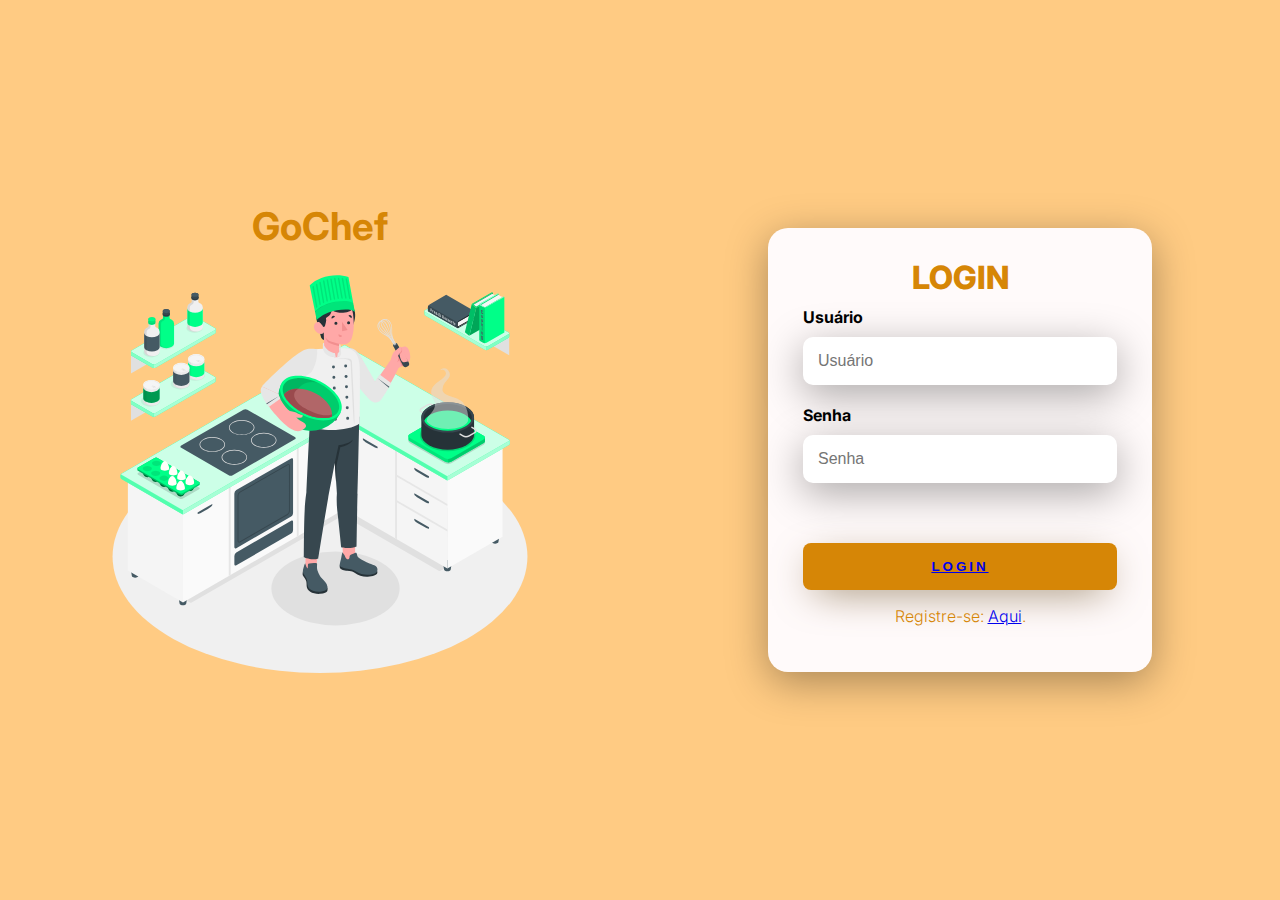
<file: index.htm>
<html lang="pt-br">
<head>
    <meta charset="UTF-8">
    <meta http-equiv="X-UA-Compatible" content="IE=edge">
    <meta name="viewport" content="width=device-width, initial-scale=1.0">
    <link rel="stylesheet" href="css/style.css">
    <title>Login</title>
</head>
<body>
    <div class="main-login">

        <div class="left-login">
            <h1>GoChef</h1>
            <img src="img/chef-animate.svg" alt="Chef animação" class="left-login-image">
        </div>
        <div class="rigth-login">
            <div class="card-login">
                <h1>LOGIN</h1>
                <div class="textfild">
                  
                    <label for="usuario">Usuário</label>
                    <input type="text" name="usuario" placeholder="Usuário">
                    
                </div>
                <div class="textfild">

                    <label for="usuario">Senha</label>
                    <input type="password" name="senha" placeholder="Senha">

                </div>
                <button class="btn-login"><a href="home/index.html">Login</a></button>
                <p>Registre-se: <a href="formulario_registro/index.html" target="_blank" rel="noopener noreferrer">Aqui</a>.</p>

            </div>

        </div>

    </div>
</body>
</html>
</file>
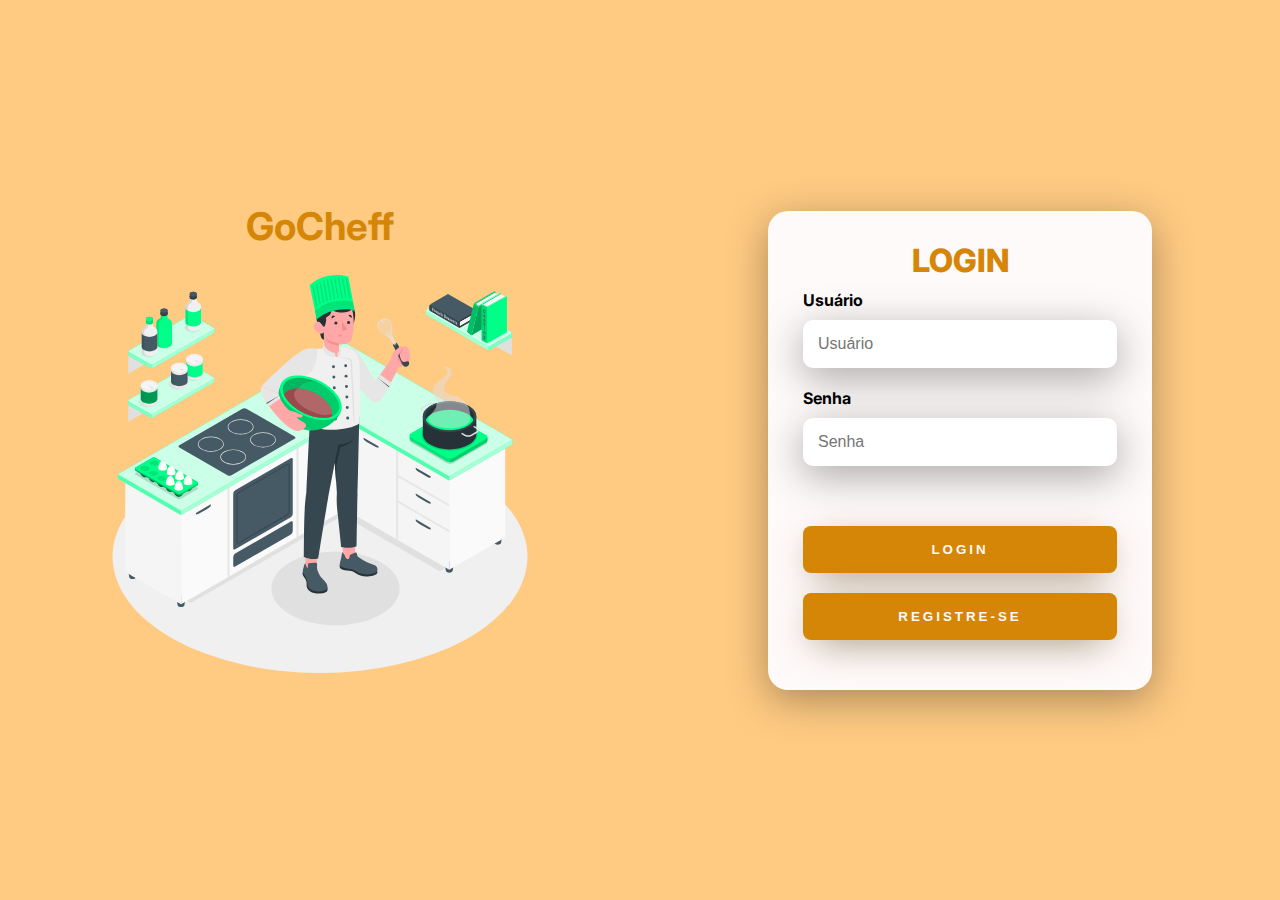
<file: index.html>
<html lang="pt-br">
<head>
    <meta charset="UTF-8">
    <meta http-equiv="X-UA-Compatible" content="IE=edge">
    <meta name="viewport" content="width=device-width, initial-scale=1.0">
    <link rel="stylesheet" href="css/style.css">
    <title>Login</title>
</head>
<body>
    <div class="main-login">

        <div class="left-login">
            <h1>GoCheff</h1>
            <img src="img/chef-animate.svg" alt="Chef animação" class="left-login-image">
        </div>
        <div class="rigth-login">
            <div class="card-login">
                <h1>LOGIN</h1>
                <div class="textfild">
                  
                    <label for="usuario">Usuário</label>
                    <input type="text" name="usuario" placeholder="Usuário">
                    
                </div>
                <div class="textfild">

                    <label for="usuario">Senha</label>
                    <input type="password" name="senha" placeholder="Senha">

                </div>

                <input class="btn-login" id="btnbuscar" type="button" value="Login"><br>
                <script src="index.js"></script>

                <input class="btn-registro" id="btnregistro" type="button" value="Registre-se"><br>
                <script src="index.js"></script>

            </div>

        </div>

    </div>
</body>
</html>
</file>
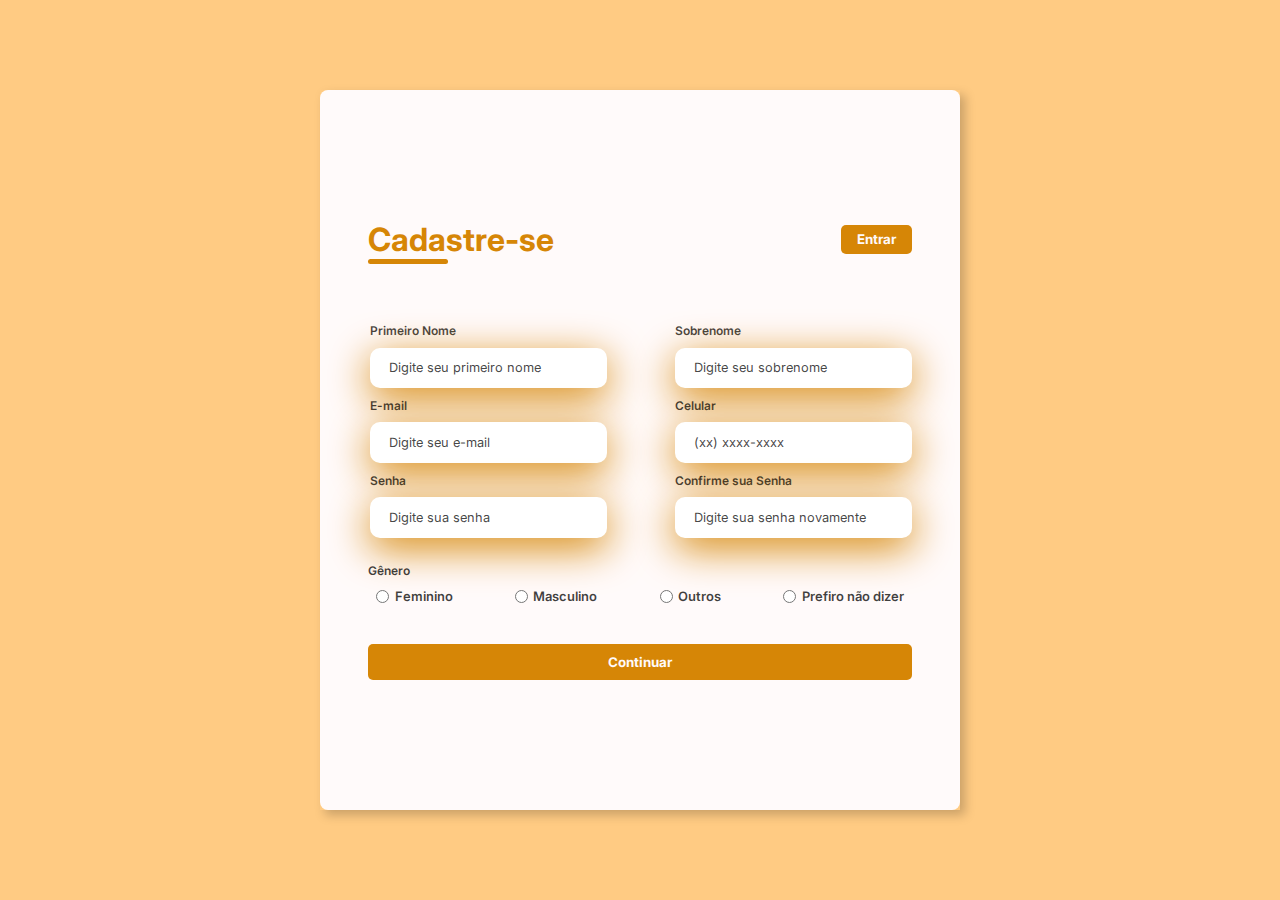
<file: formulario_registro/index.html>
<!DOCTYPE html>
<html lang="pt-br">

<head>
    <meta charset="UTF-8">
    <meta http-equiv="X-UA-Compatible" content="IE=edge">
    <meta name="viewport" content="width=device-width, initial-scale=1.0">
    <link rel="stylesheet" href="css/style.css">
    <title>Formulário</title>
</head>

<body>
    <div class="container">
        <div class="form-image">
            <img src="img/Logo_principal.png" alt="">
        </div>
        <div class="form">
            <form action="#">
                <div class="form-header">
                    <div class="title">
                        <h1>Cadastre-se</h1>
                    </div>

                    <div class="login-button">
                        <input type="button" id="btnentrar" value="Entrar">
                        </div>
                </div>

                <div class="input-group">
                    <div class="input-box">
                    <label for="firstname">Primeiro Nome</label>
                        <input id="firstname" type="text" name="firstname" placeholder="Digite seu primeiro nome" required>
                    </div>

                    <div class="input-box">
                        <label for="lastname">Sobrenome</label>
                        <input id="lastname" type="text" name="lastname" placeholder="Digite seu sobrenome" required>
                    </div>
                    <div class="input-box">
                        <label for="email">E-mail</label>
                        <input id="email" type="email" name="email" placeholder="Digite seu e-mail" required>
                    </div>

                    <div class="input-box">
                        <label for="number">Celular</label>
                        <input id="number" type="tel" name="number" placeholder="(xx) xxxx-xxxx" required>
                    </div>

                    <div class="input-box">
                        <label for="password">Senha</label>
                        <input id="password" type="password" name="password" placeholder="Digite sua senha" required>
                    </div>


                    <div class="input-box">
                        <label for="confirmpassword">Confirme sua Senha</label>
                        <input id="confirmpassword" type="password" name="confirmpassword" placeholder="Digite sua senha novamente" required>
                    </div>

                </div>

                <div class="gender-inputs">
                    <div class="gender-title">
                        <h6>Gênero</h6>
                    </div>

                    <div class="gender-group">
                        <div class="gender-input">
                            <input id="female" type="radio" name="gender">
                            <label for="female">Feminino</label>
                        </div>

                        <div class="gender-input">
                            <input id="male" type="radio" name="gender">
                            <label for="male">Masculino</label>
                        </div>

                        <div class="gender-input">
                            <input id="others" type="radio" name="gender">
                            <label for="others">Outros</label>
                        </div>

                        <div class="gender-input">
                            <input id="none" type="radio" name="gender">
                            <label for="none">Prefiro não dizer</label>
                        </div>
                    </div>
                </div>
                <div class="continue-button">
                <input type="button" id="btncontinue" value="Continuar">
                </div>
            </form>
        </div>
    </div>
    <script src="index_formulario.js"></script>
</body>

</html>
</file>
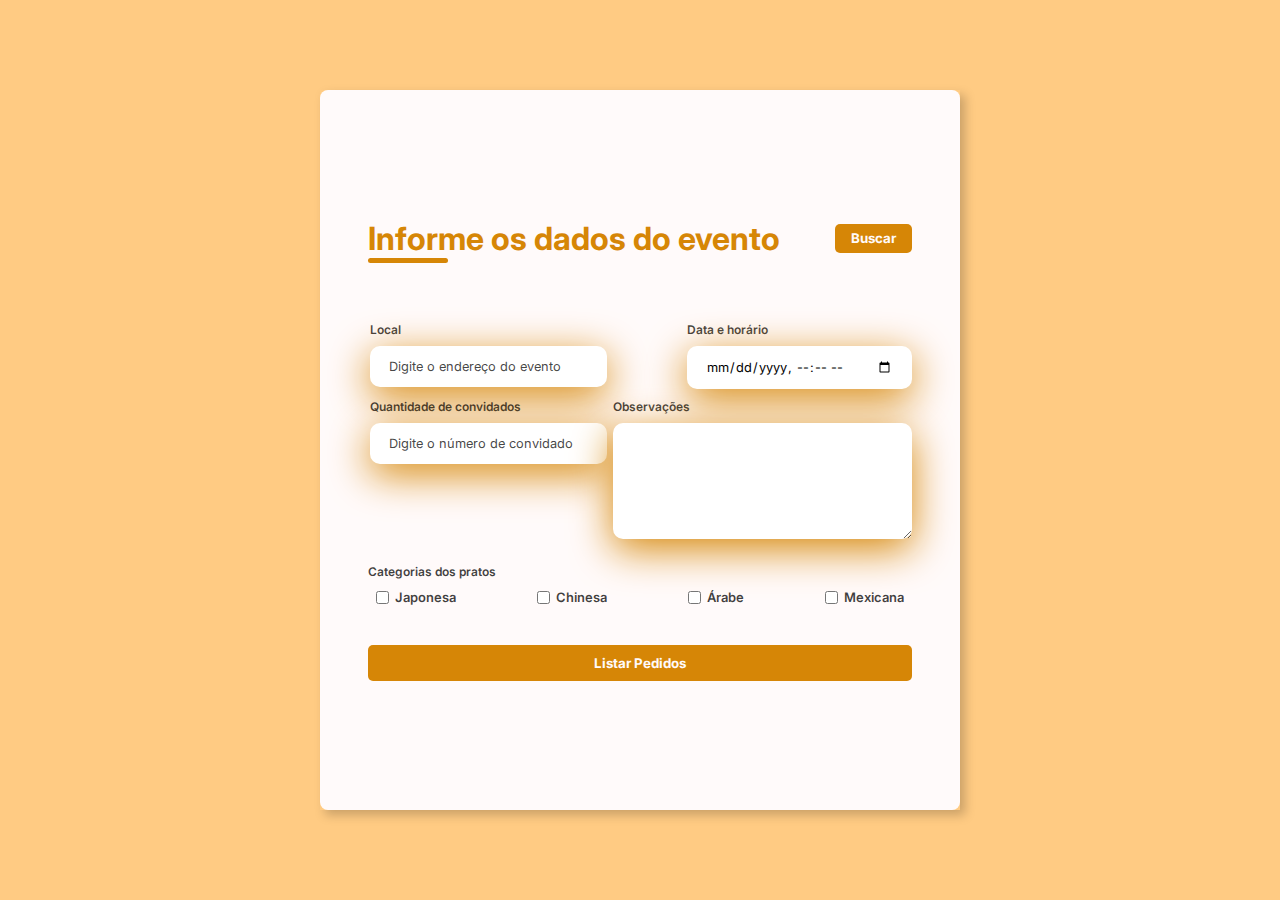
<file: dadosEvento/dadosevento.html>
<!DOCTYPE html>
<html lang="pt-br">

<head>
    <meta charset="UTF-8">
    <meta http-equiv="X-UA-Compatible" content="IE=edge">
    <meta name="viewport" content="width=device-width, initial-scale=1.0">
    <link rel="stylesheet" href="css/style.css">
    <title>Pesquisa</title>
</head>

<body>
    <div class="container">
        <div class="form-image">
            <img src="img/Logo_principal.png" alt="">
        </div>
        <div class="form">
            <form action="#">
                <div class="form-header">
                    <div class="title">
                        <h1>Informe os dados do evento</h1>
                    </div>

                    <div class="login-button">
                        <input type="button" id="btnbuscar" value="Buscar">
                        </div>
                </div>

                <div class="input-group">
                    <div class="input-box">
                    <label for="localevento">Local</label>
                        <input id="localevento" type="text" name="localevento" placeholder="Digite o endereço do evento" required>
                    </div>

                    <div class="input-box">
                        <label for="dataevento">Data e horário</label>
                        <input id="dataevento" type="datetime-local" name="dataevento" placeholder="" required>
                    </div>
                    <div class="input-box">
                        <label for="quantconvidados">Quantidade de convidados</label>
                        <input id="quantconvidados" type="number" name="quantconvidados" placeholder="Digite o número de convidados" required>
                    </div>

                    <div class="input-box">
                        <label for="confirmpassword">Observações</label>
                        <textarea name="" id="" cols="30" rows="6"></textarea>
                    </div>

                </div>

                <div class="gender-inputs">
                    <div class="gender-title">
                        <h6>Categorias dos pratos</h6>
                    </div>

                    <div class="gender-group">
                        <div class="gender-input">
                            <input id="female"type="checkbox" name="gender">
                            <label for="female">Japonesa</label>
                        </div>

                        <div class="gender-input">
                            <input id="male" type="checkbox" name="gender">
                            <label for="male">Chinesa</label>
                        </div>

                        <div class="gender-input">
                            <input id="others"type="checkbox" name="gender">
                            <label for="others">Árabe</label>
                        </div>

                        <div class="gender-input">
                            <input id="none" type="checkbox" name="gender">
                            <label for="none">Mexicana</label>
                        </div>
                    </div>
                </div>
                <div class="continue-button">
                <input type="button" id="btnpedidos" value="Listar Pedidos">
                </div>
            </form>
        </div>
    </div>
    <script src="dadosevento.js"></script>
</body>

</html>
</file>
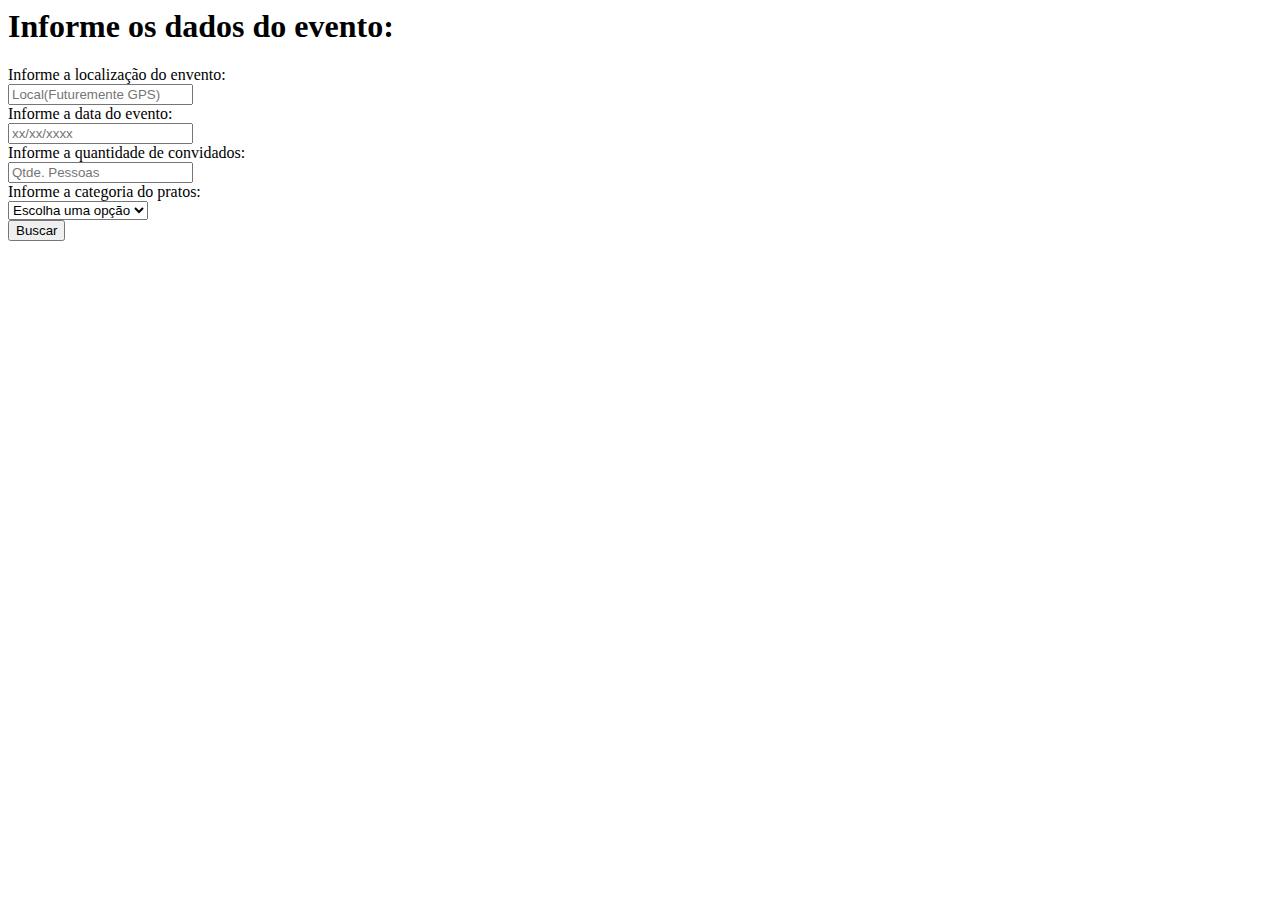
<file: home/home.html>
<html lang="en">

<head>
    <meta charset="UTF-8">
    <meta http-equiv="X-UA-Compatible" content="IE=edge">
    <meta name="viewport" content="width=device-width, initial-scale=1.0">
    <title>Document</title>
    
</head>
<body>
   <h1>Informe os dados do evento:</h1>
   <label for="">Informe a localização do envento:</label><br>
   <input type="text" placeholder="Local(Futuremente GPS)"><br>
   <label for="">Informe a data do evento:</label><br>
   <input type="text" placeholder="xx/xx/xxxx"><br>
   <label for="">Informe a quantidade de convidados:</label><br>
   <input type="text" placeholder="Qtde. Pessoas"><br>
   <label for="">Informe a categoria do pratos:</label><br>
   <select name="comidas" id="comidas">
        <option value=""> Escolha uma opção</option>
        <option value="japoneza"> Japoneza</option>
        <option value="chineza"> Chineza</option>
        <option value="arabe"> Arabe</option>
        <option value="mexicana"> Mexicana</option>
   </select><br>

   <input id="btnbuscar" type="button" value="Buscar">
   <script src="home.js"></script>
</body>
</html>
</file>
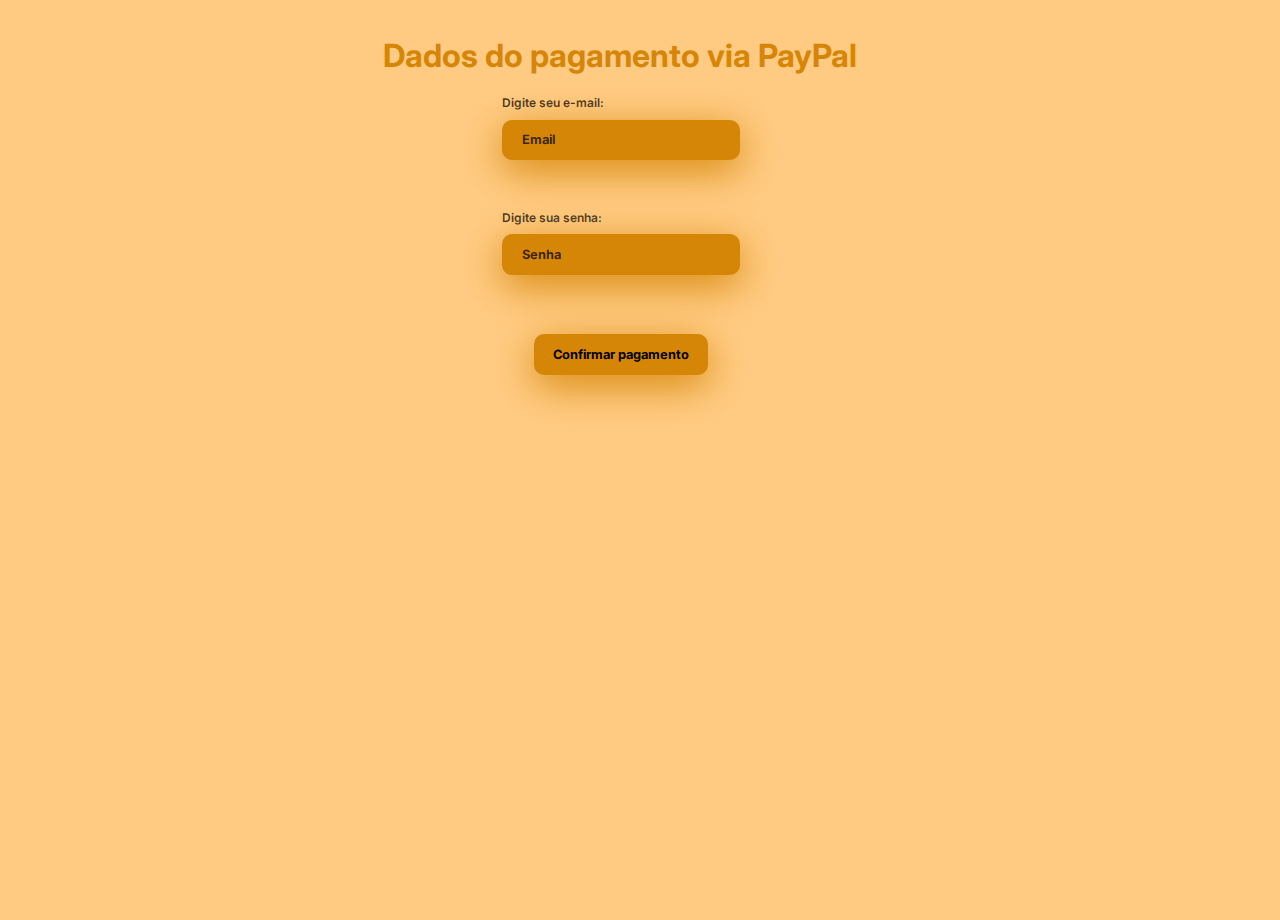
<file: paginaPagamento/paginapagamento.html>
<!DOCTYPE html>
<html lang="en">
<head>
    <meta charset="UTF-8">
    <meta http-equiv="X-UA-Compatible" content="IE=edge">
    <meta name="viewport" content="width=device-width, initial-scale=1.0">
    <link rel="stylesheet" href="css/style.css">
    <title>Document</title>
</head>
<body>

    <div class="input-group" >
        <h1>Dados do pagamento via PayPal</h1>

        <div class="input-box">
            <label for="">Digite seu e-mail:</label>
            <input type="text" placeholder="Email"></br>
        </div>
       <div class="input-box">
        <label for="">Digite sua senha:</label>
        <input type="text" placeholder="Senha"></br>
       </div>
    
       <div class="input-box">
        <input class="Pay-button" id="btnpagamento" type="button" value="Confirmar pagamento">
       </div>
    </div>
    <script src="paginapagamento.js"></script>
</body>
</html>
</file>
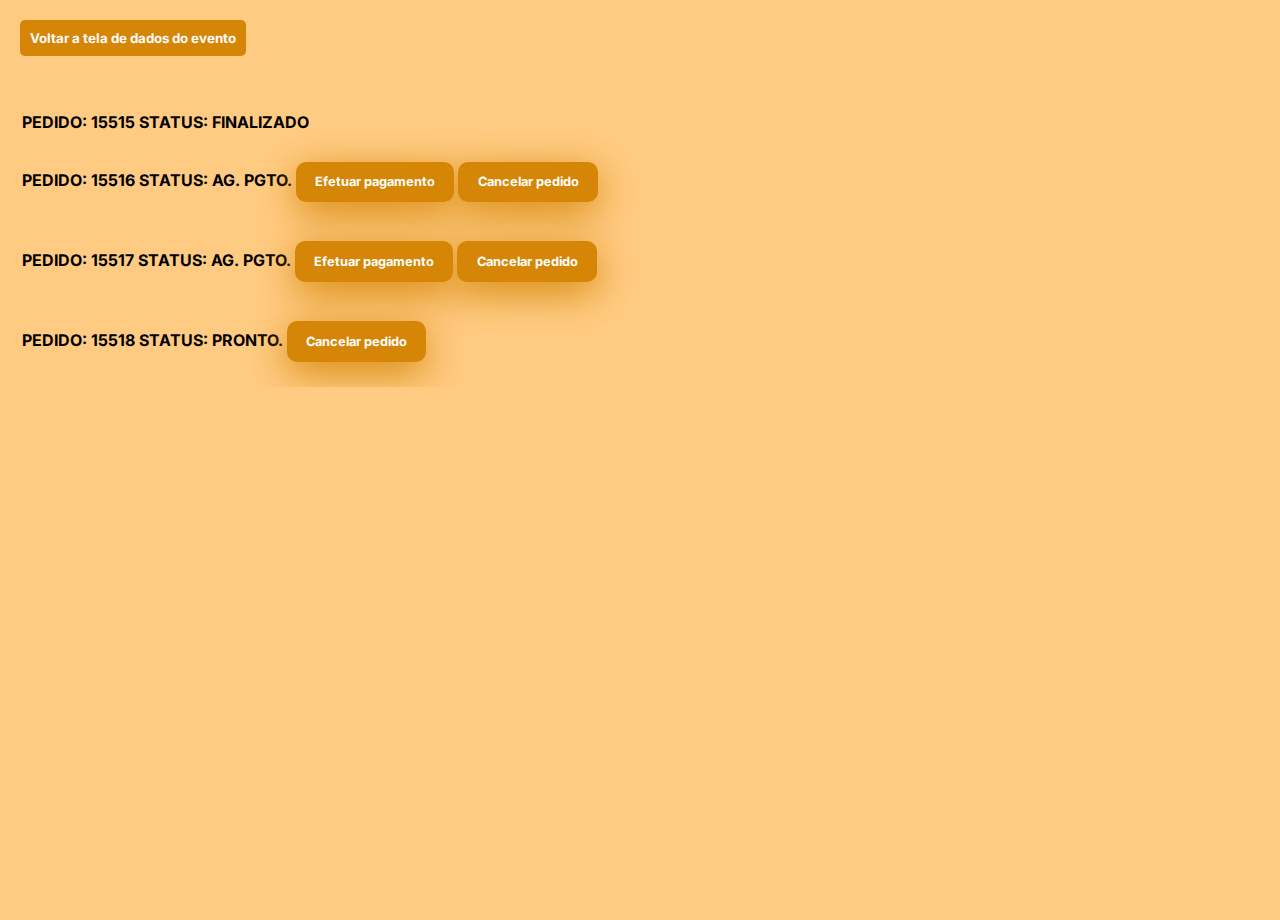
<file: paginaPedidos/paginapedidos.html>
<!DOCTYPE html>
<html lang="en">

<head>
    <meta charset="UTF-8">
    <meta http-equiv="X-UA-Compatible" content="IE=edge">
    <meta name="viewport" content="width=device-width, initial-scale=1.0">
    <link rel="stylesheet" href="css/style.css">
    <title>Document</title>
</head>

<body>
    <input class="Return-button" id="dadosEvento" type="button" value="Voltar a tela de dados do evento">

    <div class="input-group">

        <div class="input-box" id="15515">
            <p>PEDIDO: 15515 STATUS: FINALIZADO</p>
        </div>
        
        <div class="input-box" id="15516">
            <p>PEDIDO: 15516 STATUS: AG. PGTO. <input class="Continue-button" id="pagamento" type="button" value="Efetuar pagamento"> <input class="Continue-button" id="btn15516" type="button" value="Cancelar pedido"> </p>
        </div>

        <div class="input-box" id="15517">
            <p>PEDIDO: 15517 STATUS: AG. PGTO. <input class="Continue-button" id="pagamento" type="button" value="Efetuar pagamento"> <input class="Continue-button" id="btn15517" type="button" value="Cancelar pedido"> </p>
        </div>

        <div class="input-box" id="15518">
            <p>PEDIDO: 15518 STATUS: PRONTO. <input class="Continue-button" id="btn15518" type="button" value="Cancelar pedido"> </p>
        </div>
        
    </div>
   
    <script src="paginapedidos.js"></script>
</body>

</html>
</file>
<file: css/style.css>
@import url('https://fonts.googleapis.com/css2?family=Inter:wght@100;200;300;400;500;600;700;800;900&family=Roboto:wght@300&display=swap');

:root {
    --primary-color: #7e6641;
    --secondary-color: #D68606;
    --tertiary-color: #FFCB83;
    --quaternary-color: #FFFAFA;
}

body {
    margin: 0;
    font-family: 'Inter', sans-serif;
    background: var(--tertiary-color);
}

* {
    box-sizing: border-box;
}

h1 {
    margin: 0;
    color: var(--secondary-color);
}

.main-login {
    height: 100vh;
    display: flex;
    justify-content: center;
    align-items: center;
}

.left-login {
    width: 50vw;
    height: 100vh;
    display: flex;
    justify-content: center;
    align-items: center;
    flex-direction: column;
}

.left-login > h1 {
    font-size: 3vw;
}

.rigth-login {
    width: 50vw;
    height: 100vh;
    display: flex;
    justify-content: center;
    align-items: center;

}

.card-login {
    width: 60%;
    display: flex;
    justify-content: center;
    align-items: center;
    flex-direction: column;
    padding: 30px 35px;
    background: var(--quaternary-color);
    border-radius: 20px;
    box-shadow: 0px 10px 40px #00000056;
}

.card-login > h1 {
    font-weight: 800;
}

.textfild {
    display: flex;
    flex-direction: column;
    align-items: flex-start;
    justify-content: center;
    margin: 10px 0px;
    width: 100%;
}

.textfild > input {
    width: 100%;
    border: none;
    border-radius: 10px;
    padding: 15px;
    font-size: 12pt;
    box-shadow: 0px 10px 40px #00000056;
    outline: none;
    box-sizing: border-box;
}

.textfild > label {
    margin-bottom: 10px;
    font-weight: bold;
}

.btn-registro {
    margin: 0;
}

.btn-login {
    margin-top: 50px;
}

.btn-login, .btn-registro {
    width: 100%;
    padding: 16px 0;
    border: none;
    border-radius: 8px;
    outline: none;
    text-transform: uppercase;
    font-weight: 800;
    letter-spacing: 3px;
    color: var(--quaternary-color);
    background: var(--secondary-color);
    cursor: pointer;
    box-shadow: 0px 10px 40px -12px var(--primary-color);
    transition: all 0.3s ease-in-out;
}

.btn-login:hover, .btn-registro:hover {
    background-color: var(--primary-color);
}

.left-login-image {
    width: 35vw;
}

.card-login > p {
    color: var(--secondary-color);
    font-weight: 300;
}


.card-login > a {
    color: var(--secondary-color);
    font-weight: 300;
}

@media only screen and (max-width: 950px) {
    .card-login {
        width: 85%;
    }
}

@media only screen and (max-width: 653px) {
    .main-login {
        flex-direction: column;

    }

    .left-login > h1 {
        display: none;
    }

    .left-login {
        width: 100%;
        height: auto;

    }

    .right-login {
        width: 100%;
        height: auto;

    }

    .left-login-image {
        width: 50vw;
    }

    .card-login {
        width: 90%;
    }
}
</file>
<file: formulario_registro/css/style.css>
@import url('https://fonts.googleapis.com/css2?family=Inter:wght@200;300;400;500&family=Open+Sans:wght@300;400;500;600&display=swap');

:root {
    --primary-color: #7e6641;
    --secondary-color: #D68606;
    --tertiary-color: #FFCB83;
    --quaternary-color: #FFFAFA;
}

body {
    margin: 0;
    font-family: 'Inter', sans-serif;
    height: 100vh;
    display: flex;
    justify-content: center;
    align-items: center;
    background: var(--tertiary-color);
}

* {
    padding: 0;
    margin: 0;
    box-sizing: border-box;
    font-family: 'Inter', sans-serif;
}

h1 {
    margin: 0;
    color: var(--secondary-color);
}

.container {
    width: 80%;
    height: 80vh;
    display: flex;
    box-shadow: 5px 5px 10px rgba(0, 0, 0, 0.212);
}

.form-image {
    width: 50%;
    display: flex;
    justify-content: center;
    align-items: center;
    background: var(--primary-color);
    padding: 1rem;
    border-radius: 8px;
}

.form-image img {
    width: 31rem;

}

.form {
    width: 50%;
    display: flex;
    flex-direction: column;
    justify-content: center;
    align-items: center;
    background-color: var(--quaternary-color);
    padding: 3rem;
    border-radius: 8px;
}

.form-header {
    margin-bottom: 3rem;
    display: flex;
    justify-content: space-between;
}

.login-button {
    display: flex;
    align-items: center;
}

.login-button #btnentrar {
    border: none;
    background-color: var(--secondary-color);
    padding: 0.4rem 1rem;
    border-radius: 5px;
    cursor: pointer;
    font-weight: bold;
    color: var(--quaternary-color);
    transition: all 0.3s ease-in-out;
}

.login-button #btnentrar:hover {
    background-color: var(--primary-color);
}

.login-button #btnentrar a {
    text-decoration: none;
    font-weight: 500;
    color: #fff;
}

.form-header h1::after {
    content: '';
    display: block;
    width: 5rem;
    height: 0.3rem;
    background-color: var(--secondary-color);
    margin: 0 auto;
    position: absolute;
    border-radius: 10px;
}


.input-group {
    display: flex;
    flex-wrap: wrap;
    justify-content: space-between;
    padding: 1rem 0;
}

.input-box {
    display: flex;
    flex-direction: column;
    margin-left: 2px;
}
textarea{
    margin: 0.6rem 0;
    padding: 0.8rem 1.2rem;
    border: none;
    border-radius: 10px;
    box-shadow: 0px 10px 40px var(--secondary-color);
    font-size: 0.8rem;
    display: flex;
    flex-direction: column;
    margin-left: 2px;
}
.input-box input {
    margin: 0.6rem 0;
    padding: 0.8rem 1.2rem;
    border: none;
    border-radius: 10px;
    box-shadow: 0px 10px 40px var(--secondary-color);
    font-size: 0.8rem;
}

.input-box input:hover {
    background-color: #eeeeee75;
}

.input-box input:focus-visible {
    outline: 1px solid var(--secondary-color);
}

.input-box label,
.gender-title h6 {
    font-size: 0.75rem;
    font-weight: 600;
    color: #000000c0;
}

.input-box input::placeholder {
    color: #000000be;
}

.gender-group {
    display: flex;
    justify-content: space-between;
    margin-top: 0.62rem;
    padding: 0 .5rem;
}

.gender-input {
    display: flex;
    align-items: center;
}

.gender-input input {
    margin-right: 0.35rem;
}

.gender-input label {
    font-size: 0.81rem;
    font-weight: 600;
    color: #000000c0;
}

.continue-button #btncontinue {
    width: 100%;
    margin-top: 2.5rem;
    border: none;
    background: var(--secondary-color);
    color: var(--quaternary-color);
    font-weight: bold;
    padding: 0.62rem;
    border-radius: 5px;
    cursor: pointer;
    transition: all 0.3s ease-in-out;
}

.continue-button #btncontinue:hover {
    background: var(--primary-color);
}

.continue-button #btncontinue a {
    text-decoration: none;
    font-size: 0.93rem;
    font-weight: 500;
    color: #fff;
}

@media screen and (max-width: 1330px) {
    .form-image {
        display: none;
    }

    .container {
        width: 50%;
    }

    .form {
        width: 100%;
    }
    textarea{
        
            margin: 0.6rem 0;
            padding: 0.8rem 1.2rem;
            border: none;
            border-radius: 10px;
            box-shadow: 0px 10px 40px var(--secondary-color);
            font-size: 0.8rem;
            display: flex;
            flex-direction: column;
            margin-left: 2px;
    }
}

@media screen and (max-width: 1064px) {
    .container {
        width: 90%;
        height: auto;
    }



    .input-group {
        flex-direction: column;
        z-index: 5;
        padding-right: 5rem;
        max-height: 10rem;
        overflow-y: scroll;
        flex-wrap: nowrap;
    }

    .gender-inputs {
        margin-top: 2rem;
    }

    .gender-group {
        flex-direction: column;
    }

    .gender-title h6 {
        margin: 0;
    }

    .gender-input {
        margin-top: 0.5rem;
    }
}

    /* Estilizando a barra lateral de rolagem */
    ::-webkit-scrollbar {
        width: 10px;
      }
  
      ::-webkit-scrollbar-track {
        background-color: #f1f1f1;
      }
  
      ::-webkit-scrollbar-thumb {
        background-color: #888;
        border-radius: 5px;
      }
  
      ::-webkit-scrollbar-thumb:hover {
        background-color: #555;
      }
</file>
<file: dadosEvento/css/style.css>
@import url('https://fonts.googleapis.com/css2?family=Inter:wght@200;300;400;500&family=Open+Sans:wght@300;400;500;600&display=swap');

:root {
    --primary-color: #7e6641;
    --secondary-color: #D68606;
    --tertiary-color: #FFCB83;
    --quaternary-color: #FFFAFA;
}

body {
    margin: 0;
    font-family: 'Inter', sans-serif;
    height: 100vh;
    display: flex;
    justify-content: center;
    align-items: center;
    background: var(--tertiary-color);
}

* {
    padding: 0;
    margin: 0;
    box-sizing: border-box;
    font-family: 'Inter', sans-serif;
}

h1 {
    margin: 0;
    color: var(--secondary-color);
}

.container {
    width: 80%;
    height: 80vh;
    display: flex;
    box-shadow: 5px 5px 10px rgba(0, 0, 0, 0.212);
}

.form-image {
    width: 50%;
    display: flex;
    justify-content: center;
    align-items: center;
    background: var(--primary-color);
    padding: 1rem;
    border-radius: 8px;
}

.form-image img {
    width: 31rem;
}

.form {
    width: 50%;
    display: flex;
    flex-direction: column;
    justify-content: center;
    align-items: center;
    background-color: var(--quaternary-color);
    padding: 3rem;
    border-radius: 8px;
}

.form-header {
    margin-bottom: 3rem;
    display: flex;
    justify-content: space-between;
}

.login-button {
    display: flex;
    align-items: center;
}

.login-button #btnbuscar {
    border: none;
    background-color: var(--secondary-color);
    padding: 0.4rem 1rem;
    border-radius: 5px;
    cursor: pointer;
    font-weight: bold;
    color: var(--quaternary-color);
    transition: all 0.3s ease-in-out;
}

.login-button #btnbuscar:hover {
    background-color: var(--primary-color);
}

.login-button #btnbuscar a {
    text-decoration: none;
    font-weight: 500;
    color: #fff;
}

.form-header h1::after {
    content: '';
    display: block;
    width: 5rem;
    height: 0.3rem;
    background-color: var(--secondary-color);
    margin: 0 auto;
    position: absolute;
    border-radius: 10px;
}


.input-group {
    display: flex;
    flex-wrap: wrap;
    justify-content: space-between;
    padding: 1rem 0;
}

.input-box {
    display: flex;
    flex-direction: column;
    margin-left: 2px;
}

.input-box input {
    margin: 0.6rem 0;
    padding: 0.8rem 1.2rem;
    border: none;
    border-radius: 10px;
    box-shadow: 0px 10px 40px var(--secondary-color);
    font-size: 0.8rem;
}

.input-box textarea {
    margin: 0.6rem 0;
    padding: 0.8rem 1.2rem;
    border: none;
    border-radius: 10px;
    box-shadow: 0px 10px 40px var(--secondary-color);
    font-size: 0.8rem;
}

.input-box input:hover {
    background-color: #eeeeee75;
}

.input-box input:focus-visible {
    outline: 1px solid var(--secondary-color);
}
.input-box textarea:focus-visible {
    outline: 1px solid var(--secondary-color);
}

.input-box label,
.gender-title h6 {
    font-size: 0.75rem;
    font-weight: 600;
    color: #000000c0;
}

.input-box input::placeholder {
    color: #000000be;
}
.input-box textarea::placeholder {
    color: #000000be;
}

.gender-group {
    display: flex;
    justify-content: space-between;
    margin-top: 0.62rem;
    padding: 0 .5rem;
}

.gender-input {
    display: flex;
    align-items: center;
}

.gender-input input {
    margin-right: 0.35rem;
}

.gender-input label {
    font-size: 0.81rem;
    font-weight: 600;
    color: #000000c0;
}

.continue-button #btnpedidos {
    width: 100%;
    margin-top: 2.5rem;
    border: none;
    background: var(--secondary-color);
    color: var(--quaternary-color);
    font-weight: bold;
    padding: 0.62rem;
    border-radius: 5px;
    cursor: pointer;
    transition: all 0.3s ease-in-out;
}

.continue-button #btnpedidos:hover {
    background: var(--primary-color);
}

.continue-button #btnpedidos a {
    text-decoration: none;
    font-size: 0.93rem;
    font-weight: 500;
    color: #fff;
}

@media screen and (max-width: 1330px) {
    .form-image {
        display: none;
    }

    .container {
        width: 50%;
    }

    .form {
        width: 100%;
    }
}

@media screen and (max-width: 1064px) {
    .container {
        width: 90%;
        height: auto;
    }

    .input-group {
        flex-direction: column;
        z-index: 5;
        padding-right: 5rem;
        max-height: 10rem;
        overflow-y: scroll;
        flex-wrap: nowrap;
    }

    .gender-inputs {
        margin-top: 2rem;
    }

    .gender-group {
        flex-direction: column;
    }

    .gender-title h6 {
        margin: 0;
    }

    .gender-input {
        margin-top: 0.5rem;
    }
}

    /* Estilizando a barra lateral de rolagem */
    ::-webkit-scrollbar {
        width: 10px;
      }
  
      ::-webkit-scrollbar-track {
        background-color: #f1f1f1;
      }
  
      ::-webkit-scrollbar-thumb {
        background-color: #888;
        border-radius: 5px;
      }
  
      ::-webkit-scrollbar-thumb:hover {
        background-color: #555;
      }
</file>
<file: paginaPagamento/css/style.css>
@import url('https://fonts.googleapis.com/css2?family=Inter:wght@200;300;400;500&family=Open+Sans:wght@300;400;500;600&display=swap');

:root {
    --primary-color: #7e6641;
    --secondary-color: #D68606;
    --tertiary-color: #FFCB83;
    --quaternary-color: #FFFAFA;
}

body {
    margin: 0;
    font-family: 'Inter', sans-serif;
    height: 100vh;
    justify-content: center;
    align-items: center;
    background: var(--tertiary-color);
}

* {
    font-family: 'Inter', sans-serif;
    padding: 0;
    margin: 0;
    box-sizing: border-box;
    font-family: 'Inter', sans-serif;
}
p {
    font-weight: bold;
    
}
h1 {
    margin: 0;
    color: var(--secondary-color);
}

.Pay-button{
    border: none;
    background-color: var(--secondary-color);
    padding: 0.4rem 1rem;
    border-radius: 5px;
    cursor: pointer;
    font-weight: bold;
    color: var(--quaternary-color);
    transition: all 0.3s ease-in-out;
    display: flex;
    align-items: center;
    padding: 10px;
    margin: 20px;
}

.Pay-button:hover {
    background-color: var(--primary-color);
}
.Pay-button #btnentrar a {
    text-decoration: none;
    font-weight: 500;
    color: #fff;
}

.input-group {
    display: flex;
    flex-wrap: wrap;
    justify-content: space-between;
    padding: 1rem 0;
}

.input-group {
    flex-direction: column;
    z-index: 5;
    padding-right: 5rem;
    max-height: 100%;
    flex-wrap: nowrap;
    margin: 20px;
    border-radius: 8px;
    border-width: 8px;
    width: 100%;
    justify-content: center;
    align-items: center
}
.input-box {
    display: flex;
    flex-direction: column;
    margin-left: 2px;
    margin-top: 20px;
    border-bottom: 50px;
    border-color:#000000;
}

.input-box input {
    margin: 0.6rem 0;
    padding: 0.8rem 1.2rem;
    border: none;
    border-radius: 10px;
    box-shadow: 0px 10px 40px var(--secondary-color);
    font-size: 0.8rem;
    color: #000000;
    font-weight: bold;
    background: var(--secondary-color);
    
}

.input-box input:hover {
    background-color: #eeeeee75;
}

.input-box input:focus-visible {
    outline: 1px solid var(--secondary-color);
}


.input-box input::placeholder {
    color: #000000be;
}

.input-box input:hover {
    background-color: #eeeeee75;
}

.input-box input:focus-visible {
    outline: 1px solid var(--secondary-color);
}

.input-box label,
.gender-title h6 {
    font-size: 0.75rem;
    font-weight: 600;
    color: #000000c0;
}

.input-box input::placeholder {
    color: #000000be;
}
</file>
<file: paginaPedidos/css/style.css>
@import url('https://fonts.googleapis.com/css2?family=Inter:wght@200;300;400;500&family=Open+Sans:wght@300;400;500;600&display=swap');

:root {
    --primary-color: #7e6641;
    --secondary-color: #D68606;
    --tertiary-color: #FFCB83;
    --quaternary-color: #FFFAFA;
}

body {
    margin: 0;
    font-family: 'Inter', sans-serif;
    height: 100vh;
    justify-content: center;
    align-items: center;
    background: var(--tertiary-color);
}

* {
    padding: 0;
    margin: 0;
    box-sizing: border-box;
    font-family: 'Inter', sans-serif;
}
p {
    font-weight: bold;
    
}
h1 {
    margin: 0;
    color: var(--secondary-color);
}

.Return-button{
    border: none;
    background-color: var(--secondary-color);
    padding: 0.4rem 1rem;
    border-radius: 5px;
    cursor: pointer;
    font-weight: bold;
    color: var(--quaternary-color);
    transition: all 0.3s ease-in-out;
    display: flex;
    align-items: center;
    padding: 10px;
    margin: 20px;
}

.Return-button:hover {
    background-color: var(--primary-color);
}
.Return-button #btnentrar a {
    text-decoration: none;
    font-weight: 500;
    color: #fff;
}

.Continue-button #btncontinue {
    width: 100%;
    margin-top: 2.5rem;
    border: none;
    background: var(--secondary-color);
    color: var(--quaternary-color);
    font-weight: bold;
    padding: 0.22rem;
    border-radius: 5px;
    cursor: pointer;
    transition: all 0.3s ease-in-out;
}

.Continue-button #btncontinue:hover {
    background: var(--primary-color);
}

.Continue-button #btncontinue a {
    text-decoration: none;
    font-size: 0.93rem;
    font-weight: 500;
    color: #fff;
}

.input-group {
    display: flex;
    flex-wrap: wrap;
    justify-content: space-between;
    padding: 1rem 0;
}

.input-group {
    flex-direction: column;
    z-index: 5;
    padding-right: 5rem;
    max-height: 100%;
    overflow-y: scroll;
    flex-wrap: nowrap;
    margin: 20px;
    border-radius: 8px;
    border-width: 8px;
}
.input-box {
    display: flex;
    flex-direction: column;
    margin-left: 2px;
    margin-top: 20px;
    border-bottom: 50px;
    border-color:#000000;
}

.input-box input {
    margin: 0.6rem 0;
    padding: 0.8rem 1.2rem;
    border: none;
    border-radius: 10px;
    box-shadow: 0px 10px 40px var(--secondary-color);
    font-size: 0.8rem;
    color: #fff;
    font-weight: bold;
    background: var(--secondary-color);
    
}

.input-box input:hover {
    background-color: var(--primary-color);
}

.input-box input:focus-visible {
    outline: 1px solid var(--secondary-color);
}


.input-box input::placeholder {
    color: #000000be;
}


/* Estilizando a barra lateral de rolagem */
    ::-webkit-scrollbar {
        width: 10px;
      }
  
      ::-webkit-scrollbar-track {
        background-color: #f1f1f1;
      }
  
      ::-webkit-scrollbar-thumb {
        background-color: #888;
        border-radius: 5px;
      }
  
      ::-webkit-scrollbar-thumb:hover {
        background-color: #555;
      }
</file>
